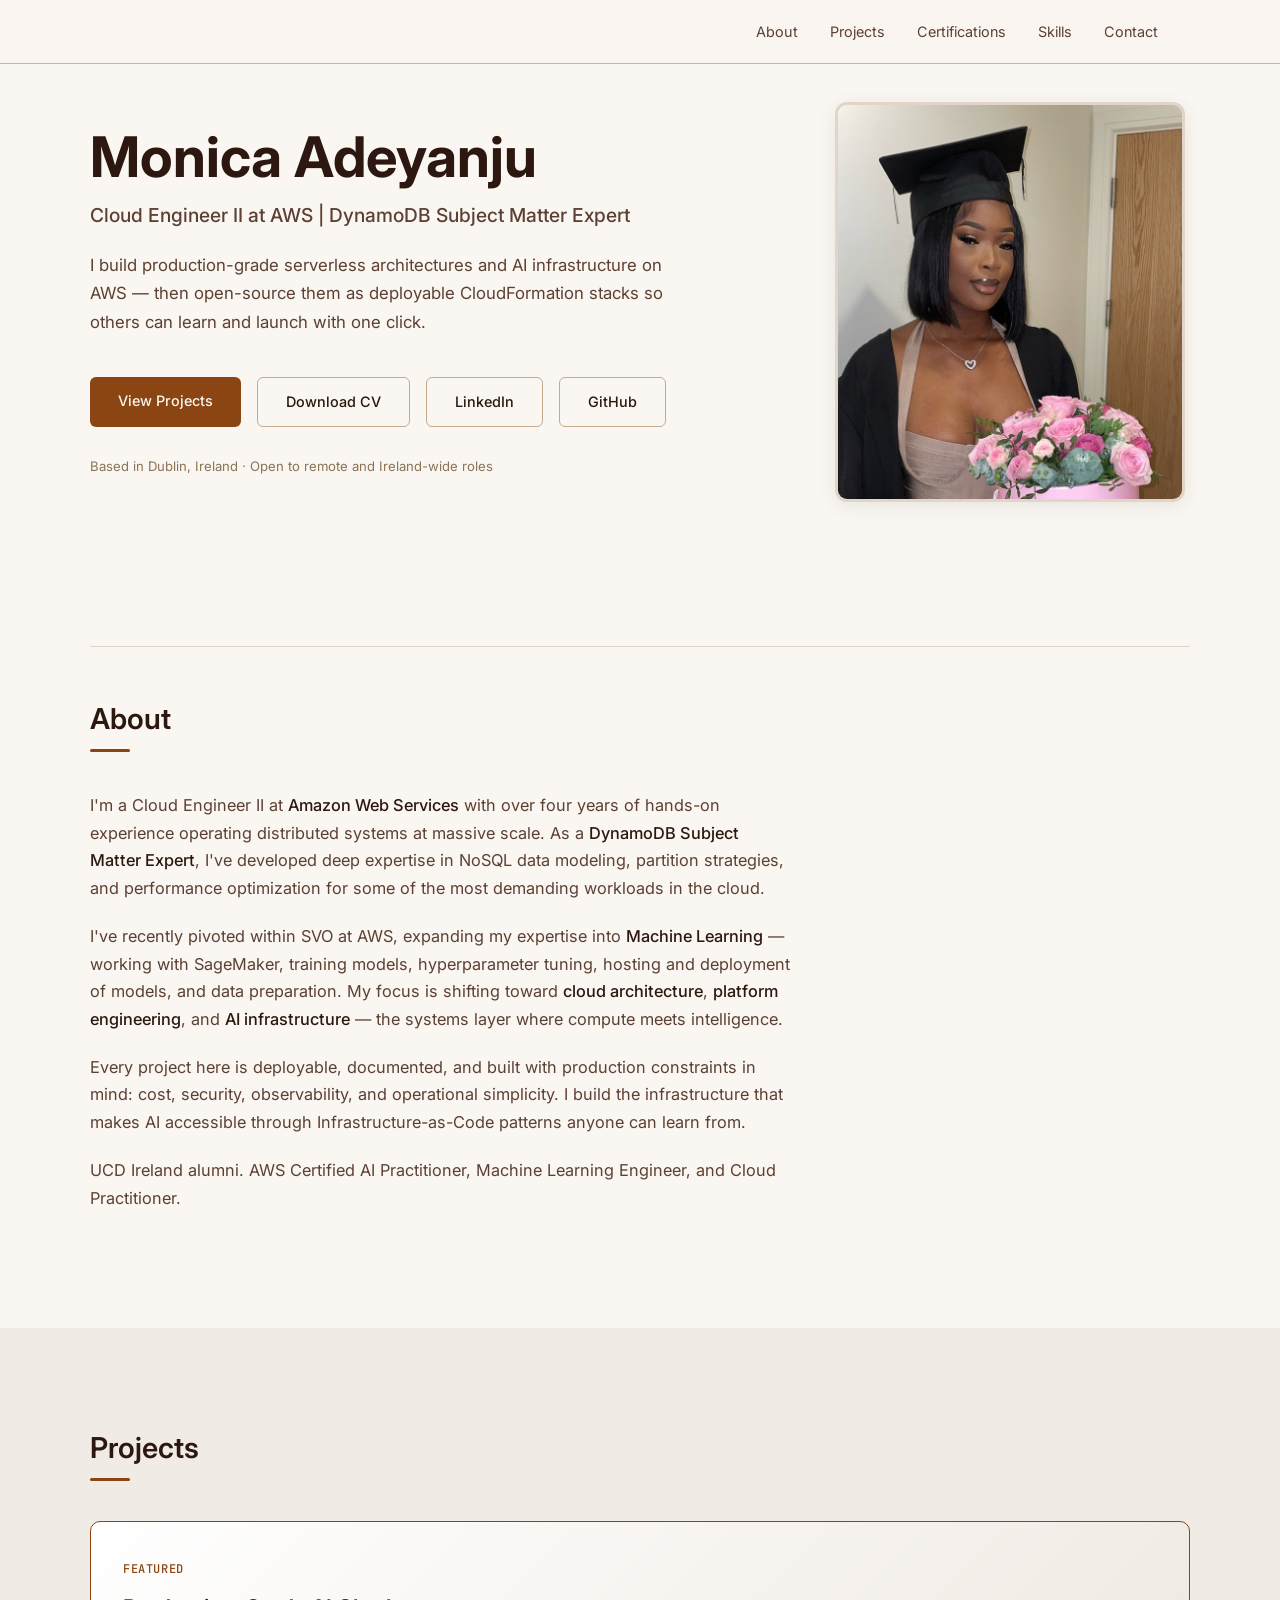
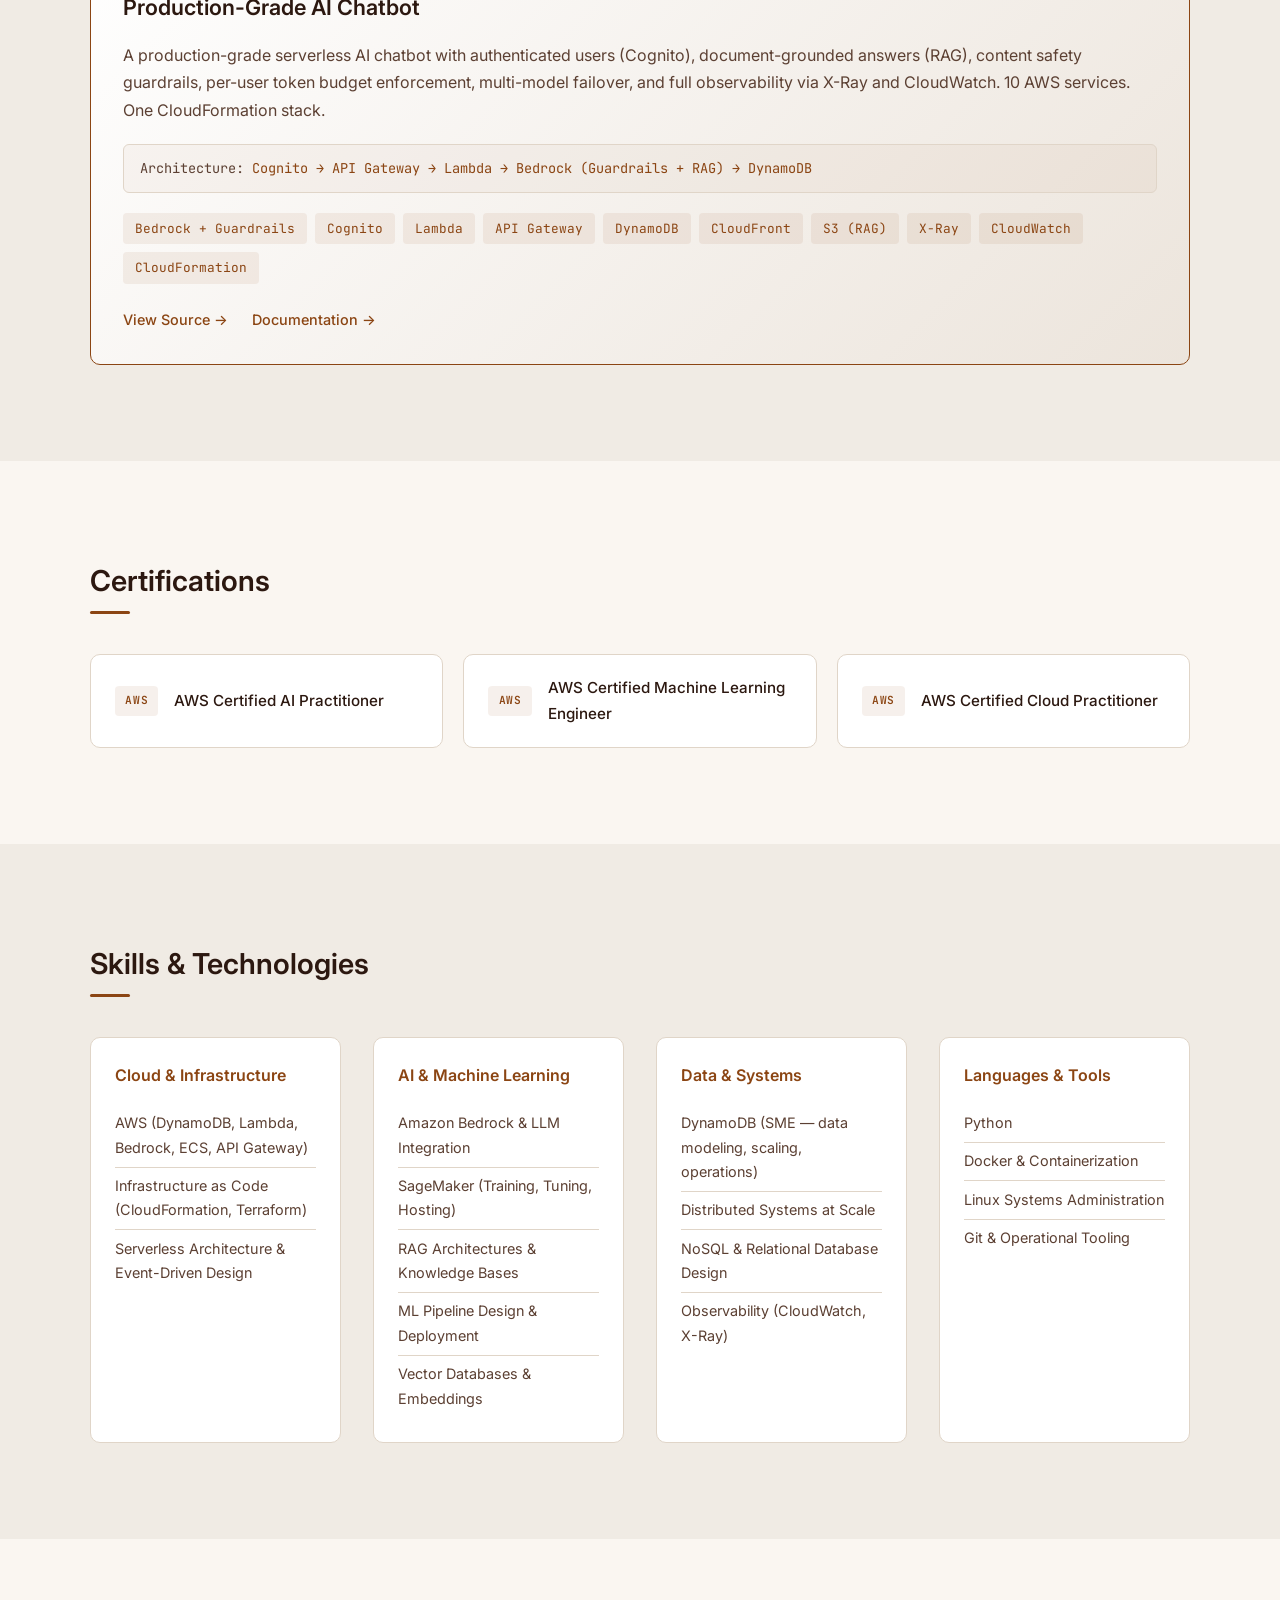
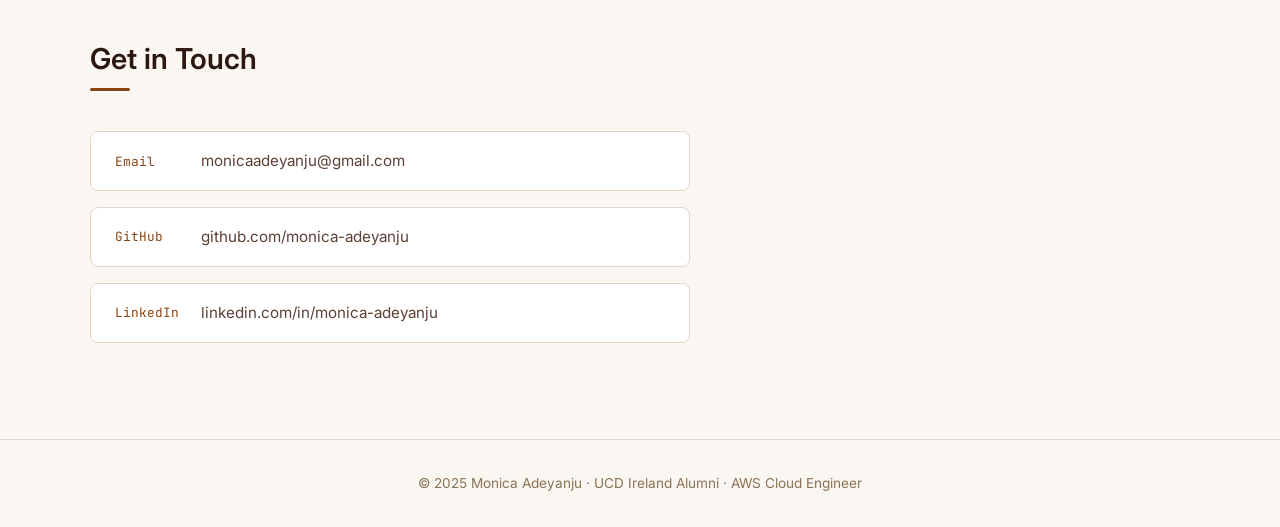
<file: index.html>
<!DOCTYPE html>
<html lang="en">
<head>
    <meta charset="UTF-8">
    <meta name="viewport" content="width=device-width, initial-scale=1.0">
    <title>Monica Adeyanju · Cloud Engineer II at AWS | DynamoDB Subject Matter Expert</title>
    <meta name="description" content="Cloud Engineer at AWS with 4+ years experience. DynamoDB Subject Matter Expert, AWS Certified AI Practitioner & ML Engineer. Building production-grade AI infrastructure and serverless systems.">
    
    <!-- Open Graph / LinkedIn / Social Sharing -->
    <meta property="og:type" content="website">
    <meta property="og:title" content="Monica Adeyanju · Cloud Engineer II at AWS">
    <meta property="og:description" content="DynamoDB Subject Matter Expert. 4+ years building production-grade serverless architectures and AI infrastructure on AWS.">
    <meta property="og:url" content="https://monica-adeyanju.github.io">
    <meta property="og:site_name" content="Monica Adeyanju">
    
    <!-- Twitter Card -->
    <meta name="twitter:card" content="summary">
    <meta name="twitter:title" content="Monica Adeyanju · Cloud Engineer II at AWS">
    <meta name="twitter:description" content="DynamoDB Subject Matter Expert. 4+ years building production-grade serverless architectures and AI infrastructure on AWS.">
    
    <!-- Favicon -->
    <link rel="icon" type="image/svg+xml" href="assets/favicon.svg">
    
    <link rel="stylesheet" href="assets/css/style.css">
    <link rel="preconnect" href="https://fonts.googleapis.com">
    <link rel="preconnect" href="https://fonts.gstatic.com" crossorigin>
    <link href="https://fonts.googleapis.com/css2?family=Inter:wght@300;400;500;600;700&family=JetBrains+Mono:wght@400;500&display=swap" rel="stylesheet">
</head>
<body>
    <!-- ─── Navigation ────────────────────────────────────────────────── -->
    <nav class="nav">
        <div class="nav-inner">
            <a href="#" class="nav-logo"></a>
            <ul class="nav-links">
                <li><a href="#about">About</a></li>
                <li><a href="#projects">Projects</a></li>
                <li><a href="#certifications">Certifications</a></li>
                <li><a href="#skills">Skills</a></li>
                <li><a href="#contact">Contact</a></li>
            </ul>
        </div>
    </nav>

    <!-- ─── Hero Section ──────────────────────────────────────────────── -->
    <header class="hero">
        <div class="hero-content hero-grid">
            <div class="hero-text">
                <h1 class="hero-name">Monica Adeyanju</h1>
                <h2 class="hero-title">Cloud Engineer II at AWS | DynamoDB Subject Matter Expert</h2>
                <p class="hero-description">
                    I build production-grade serverless architectures and AI infrastructure
                    on AWS — then open-source them as deployable CloudFormation stacks so
                    others can learn and launch with one click.
                </p>
                <div class="hero-cta">
                    <a href="#projects" class="btn btn-primary">View Projects</a>
                    <a href="assets/MonicaAdeyanju.docx" class="btn btn-secondary" download>Download CV</a>
                    <a href="https://www.linkedin.com/in/monica-adeyanju/" class="btn btn-secondary" target="_blank" rel="noopener">LinkedIn</a>
                    <a href="https://github.com/monica-adeyanju" class="btn btn-secondary" target="_blank" rel="noopener">GitHub</a>
                </div>
                <p class="hero-location">Based in Dublin, Ireland · Open to remote and Ireland-wide roles</p>
            </div>
            <div class="hero-image">
                <img src="assets/images/1671750467649.jpeg" alt="Monica Adeyanju" />
            </div>
        </div>
    </header>

    <!-- ─── About Section ─────────────────────────────────────────────── -->
    <section id="about" class="section">
        <hr class="section-divider">
        <div class="container">
            <h2 class="section-title">About</h2>
            <div class="about-content">
                    <p>
                        I'm a Cloud Engineer II at <strong>Amazon Web Services</strong> with over four years
                        of hands-on experience operating distributed systems at massive scale. As a
                        <strong>DynamoDB Subject Matter Expert</strong>, I've developed deep expertise in
                        NoSQL data modeling, partition strategies, and performance optimization for
                        some of the most demanding workloads in the cloud.
                    </p>
                    <p>
                        I've recently pivoted within SVO at AWS, expanding my expertise into
                        <strong>Machine Learning</strong> — working with SageMaker, training models,
                        hyperparameter tuning, hosting and deployment of models, and data preparation.
                        My focus is shifting toward <strong>cloud architecture</strong>, <strong>platform
                        engineering</strong>, and <strong>AI infrastructure</strong> — the systems layer
                        where compute meets intelligence.
                    </p>
                    <p>
                        Every project here is deployable, documented, and built with production constraints
                        in mind: cost, security, observability, and operational simplicity. I build the
                        infrastructure that makes AI accessible through Infrastructure-as-Code patterns
                        anyone can learn from.
                    </p>
                    <p>
                        UCD Ireland alumni. AWS Certified AI Practitioner, Machine Learning Engineer,
                        and Cloud Practitioner.
                    </p>
            </div>
        </div>
    </section>

    <!-- ─── Projects Section ──────────────────────────────────────────── -->
    <section id="projects" class="section section-alt">
        <div class="container">
            <h2 class="section-title">Projects</h2>
            <div class="projects-grid">

                <!-- Project: AI Chatbot -->
                <article class="project-card featured">
                    <div class="project-header">
                        <span class="project-label">Featured</span>
                        <h3 class="project-name">Production-Grade AI Chatbot</h3>
                    </div>
                    <p class="project-description">
                        A production-grade serverless AI chatbot with authenticated users (Cognito),
                        document-grounded answers (RAG), content safety guardrails, per-user token
                        budget enforcement, multi-model failover, and full observability via X-Ray
                        and CloudWatch. 10 AWS services. One CloudFormation stack.
                    </p>
                    <div class="project-architecture">
                        <span class="arch-label">Architecture:</span>
                        <span class="arch-flow">Cognito → API Gateway → Lambda → Bedrock (Guardrails + RAG) → DynamoDB</span>
                    </div>
                    <ul class="project-tech">
                        <li>Bedrock + Guardrails</li>
                        <li>Cognito</li>
                        <li>Lambda</li>
                        <li>API Gateway</li>
                        <li>DynamoDB</li>
                        <li>CloudFront</li>
                        <li>S3 (RAG)</li>
                        <li>X-Ray</li>
                        <li>CloudWatch</li>
                        <li>CloudFormation</li>
                    </ul>
                    <div class="project-links">
                        <a href="https://github.com/monica-adeyanju/monica-adeyanju.github.io/tree/main/projects/ai-chatbot" class="project-link" target="_blank" rel="noopener">
                            View Source →
                        </a>
                        <a href="https://github.com/monica-adeyanju/monica-adeyanju.github.io/blob/main/projects/ai-chatbot/README.md" class="project-link" target="_blank" rel="noopener">
                            Documentation →
                        </a>
                    </div>
                </article>

            </div>
        </div>
    </section>

    <!-- ─── Certifications Section ────────────────────────────────────── -->
    <section id="certifications" class="section">
        <div class="container">
            <h2 class="section-title">Certifications</h2>
            <div class="certs-grid">
                <div class="cert-card">
                    <span class="cert-badge">AWS</span>
                    <h3 class="cert-name">AWS Certified AI Practitioner</h3>
                </div>
                <div class="cert-card">
                    <span class="cert-badge">AWS</span>
                    <h3 class="cert-name">AWS Certified Machine Learning Engineer</h3>
                </div>
                <div class="cert-card">
                    <span class="cert-badge">AWS</span>
                    <h3 class="cert-name">AWS Certified Cloud Practitioner</h3>
                </div>
            </div>
        </div>
    </section>

    <!-- ─── Skills Section ────────────────────────────────────────────── -->
    <section id="skills" class="section section-alt">
        <div class="container">
            <h2 class="section-title">Skills & Technologies</h2>
            <div class="skills-grid">
                <div class="skill-group">
                    <h3 class="skill-group-title">Cloud & Infrastructure</h3>
                    <ul class="skill-list">
                        <li>AWS (DynamoDB, Lambda, Bedrock, ECS, API Gateway)</li>
                        <li>Infrastructure as Code (CloudFormation, Terraform)</li>
                        <li>Serverless Architecture & Event-Driven Design</li>
                    </ul>
                </div>
                <div class="skill-group">
                    <h3 class="skill-group-title">AI & Machine Learning</h3>
                    <ul class="skill-list">
                        <li>Amazon Bedrock & LLM Integration</li>
                        <li>SageMaker (Training, Tuning, Hosting)</li>
                        <li>RAG Architectures & Knowledge Bases</li>
                        <li>ML Pipeline Design & Deployment</li>
                        <li>Vector Databases & Embeddings</li>
                    </ul>
                </div>
                <div class="skill-group">
                    <h3 class="skill-group-title">Data & Systems</h3>
                    <ul class="skill-list">
                        <li>DynamoDB (SME — data modeling, scaling, operations)</li>
                        <li>Distributed Systems at Scale</li>
                        <li>NoSQL & Relational Database Design</li>
                        <li>Observability (CloudWatch, X-Ray)</li>
                    </ul>
                </div>
                <div class="skill-group">
                    <h3 class="skill-group-title">Languages & Tools</h3>
                    <ul class="skill-list">
                        <li>Python</li>
                        <li>Docker & Containerization</li>
                        <li>Linux Systems Administration</li>
                        <li>Git & Operational Tooling</li>
                    </ul>
                </div>
            </div>
        </div>
    </section>

    <!-- ─── Contact Section ───────────────────────────────────────────── -->
    <section id="contact" class="section">
        <div class="container">
            <h2 class="section-title">Get in Touch</h2>
            <div class="contact-content">
                <div class="contact-links">
                    <a href="mailto:monicaadeyanju@gmail.com" class="contact-link">
                        <span class="contact-label">Email</span>
                        <span class="contact-value">monicaadeyanju@gmail.com</span>
                    </a>
                    <a href="https://github.com/monica-adeyanju" class="contact-link" target="_blank" rel="noopener">
                        <span class="contact-label">GitHub</span>
                        <span class="contact-value">github.com/monica-adeyanju</span>
                    </a>
                    <a href="https://www.linkedin.com/in/monica-adeyanju/" class="contact-link" target="_blank" rel="noopener">
                        <span class="contact-label">LinkedIn</span>
                        <span class="contact-value">linkedin.com/in/monica-adeyanju</span>
                    </a>
                </div>
            </div>
        </div>
    </section>

    <!-- ─── Footer ────────────────────────────────────────────────────── -->
    <footer class="footer">
        <div class="container">
            <p>&copy; 2025 Monica Adeyanju · UCD Ireland Alumni · AWS Cloud Engineer</p>
        </div>
    </footer>

    <script src="assets/js/main.js"></script>
</body>
</html>
</file>
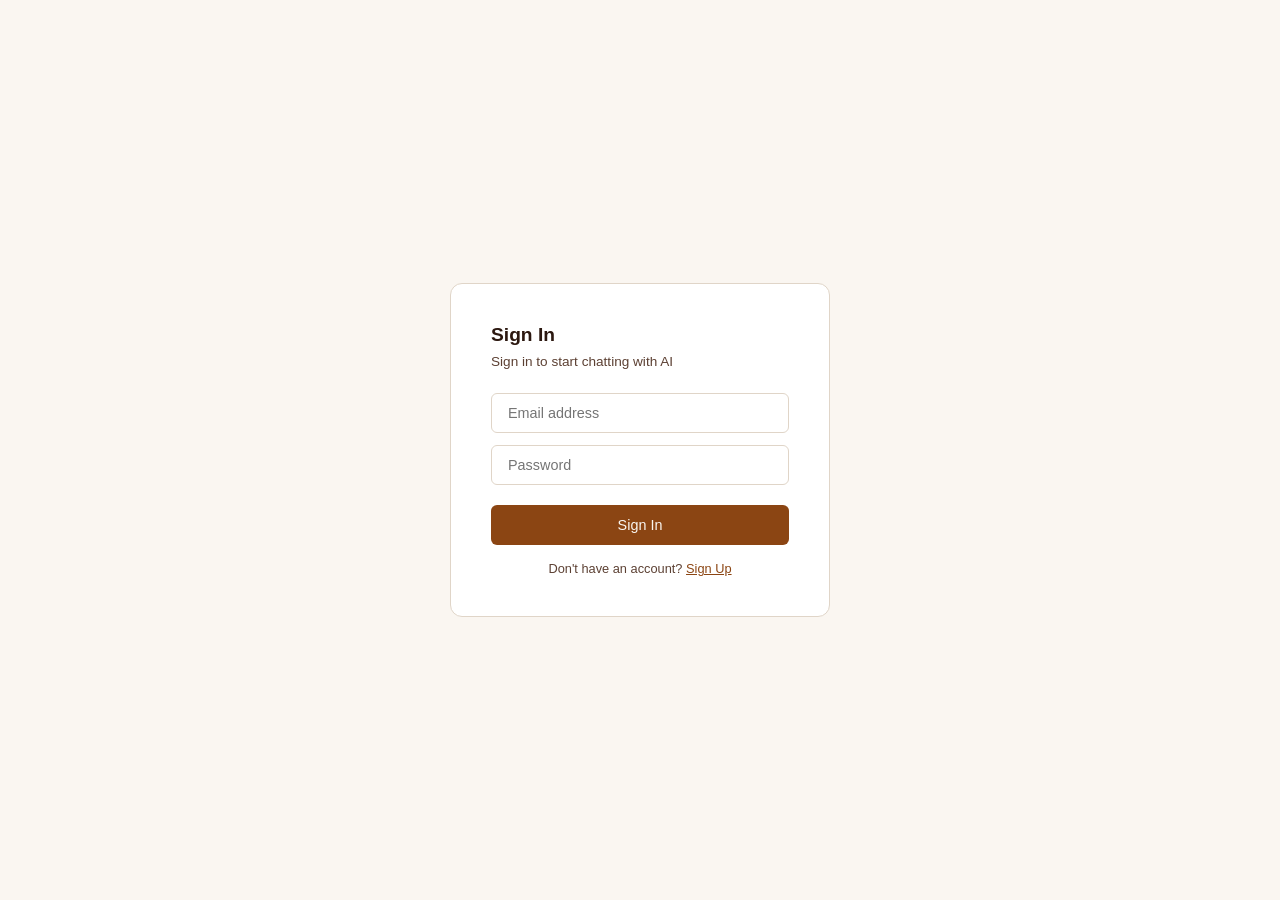
<file: projects/ai-chatbot/frontend/index.html>
<!DOCTYPE html>
<html lang="en">
<head>
<meta charset="UTF-8">
<meta name="viewport" content="width=device-width,initial-scale=1.0">
<title>AI Chatbot — Production Grade</title>
<style>
*{margin:0;padding:0;box-sizing:border-box}
body{font-family:-apple-system,BlinkMacSystemFont,'Segoe UI',sans-serif;background:#faf6f1;color:#2c1810;height:100vh;display:flex;flex-direction:column}
.header{background:#2c1810;color:#faf6f1;padding:.75rem 1.5rem;display:flex;align-items:center;justify-content:space-between}
.header h1{font-size:1rem;font-weight:600}
.header-right{display:flex;align-items:center;gap:1rem}
.header .user-info{font-size:.75rem;color:#c4aa8e}
.header .btn-sm{font-size:.7rem;padding:.3rem .6rem;background:#8b4513;color:#faf6f1;border:none;border-radius:4px;cursor:pointer}
.header .btn-sm:hover{background:#a0522d}

/* Auth Screen */
.auth-screen{flex:1;display:flex;align-items:center;justify-content:center;padding:2rem}
.auth-box{background:#fff;border:1px solid #e0d5c8;border-radius:12px;padding:2.5rem;width:100%;max-width:380px}
.auth-box h2{font-size:1.2rem;margin-bottom:.5rem;color:#2c1810}
.auth-box p{font-size:.85rem;color:#5c4033;margin-bottom:1.5rem}
.auth-box input{width:100%;padding:.7rem 1rem;border:1px solid #e0d5c8;border-radius:6px;font-size:.9rem;margin-bottom:.75rem;outline:none}
.auth-box input:focus{border-color:#8b4513}
.auth-box .btn{width:100%;padding:.75rem;background:#8b4513;color:#faf6f1;border:none;border-radius:6px;font-size:.9rem;font-weight:500;cursor:pointer;margin-top:.5rem}
.auth-box .btn:hover{background:#a0522d}
.auth-box .switch{text-align:center;margin-top:1rem;font-size:.8rem;color:#5c4033}
.auth-box .switch a{color:#8b4513;cursor:pointer;text-decoration:underline}
.auth-error{color:#991b1b;font-size:.8rem;margin-bottom:.75rem;display:none}

/* Chat Layout */
.app{flex:1;display:none;flex-direction:column}
.toolbar{padding:.5rem 1.5rem;background:#f0ebe4;border-bottom:1px solid #e0d5c8;display:flex;align-items:center;gap:1rem;font-size:.8rem}
.toolbar label{color:#5c4033}
.toolbar input[type=checkbox]{accent-color:#8b4513}
.usage-bar{margin-left:auto;display:flex;align-items:center;gap:.5rem}
.usage-bar .bar{width:80px;height:6px;background:#e0d5c8;border-radius:3px;overflow:hidden}
.usage-bar .bar-fill{height:100%;background:#8b4513;border-radius:3px;transition:width .3s}
.usage-bar span{font-size:.7rem;color:#8b7355}

.chat-container{flex:1;overflow-y:auto;padding:1.5rem;display:flex;flex-direction:column;gap:.75rem}
.message{max-width:75%;padding:.75rem 1rem;border-radius:12px;font-size:.88rem;line-height:1.6;word-wrap:break-word}
.message.user{align-self:flex-end;background:#8b4513;color:#faf6f1;border-bottom-right-radius:4px}
.message.assistant{align-self:flex-start;background:#fff;border:1px solid #e0d5c8;border-bottom-left-radius:4px}
.message.error{align-self:center;background:#fef2f2;border:1px solid #fca5a5;color:#991b1b;font-size:.8rem}
.message .meta{font-size:.65rem;color:#8b7355;margin-top:.4rem;display:flex;gap:.75rem}
.message.user .meta{color:#c4aa8e}

.typing{align-self:flex-start;padding:.75rem 1rem;background:#fff;border:1px solid #e0d5c8;border-radius:12px;display:none}
.typing span{display:inline-block;width:7px;height:7px;background:#c4aa8e;border-radius:50%;margin:0 2px;animation:b 1.4s infinite ease-in-out}
.typing span:nth-child(2){animation-delay:.2s}
.typing span:nth-child(3){animation-delay:.4s}
@keyframes b{0%,80%,100%{transform:scale(0)}40%{transform:scale(1)}}

.input-area{padding:.75rem 1.5rem;background:#fff;border-top:1px solid #e0d5c8;display:flex;gap:.5rem}
.input-area input{flex:1;padding:.7rem 1rem;border:1px solid #e0d5c8;border-radius:8px;font-size:.88rem;outline:none}
.input-area input:focus{border-color:#8b4513}
.input-area button{padding:.7rem 1.2rem;background:#8b4513;color:#faf6f1;border:none;border-radius:8px;font-size:.88rem;font-weight:500;cursor:pointer}
.input-area button:hover{background:#a0522d}
.input-area button:disabled{background:#c4aa8e;cursor:not-allowed}
.input-area .upload-btn{background:transparent;border:1px solid #e0d5c8;color:#5c4033;font-size:.8rem}
.input-area .upload-btn:hover{border-color:#8b4513;color:#8b4513}

/* Upload Modal */
.modal-overlay{display:none;position:fixed;inset:0;background:rgba(0,0,0,.4);z-index:100;align-items:center;justify-content:center}
.modal{background:#fff;border-radius:12px;padding:2rem;width:90%;max-width:400px}
.modal h3{margin-bottom:1rem;font-size:1rem}
.modal input[type=file]{margin-bottom:1rem;font-size:.85rem}
.modal .btn{padding:.6rem 1.2rem;background:#8b4513;color:#faf6f1;border:none;border-radius:6px;cursor:pointer;font-size:.85rem}
.modal .btn-cancel{background:transparent;color:#5c4033;border:1px solid #e0d5c8;margin-left:.5rem}
.modal .upload-status{font-size:.8rem;color:#5c4033;margin-top:.75rem}
</style>
</head>
<body>
<!-- Auth Screen -->
<div class="auth-screen" id="authScreen">
<div class="auth-box">
<h2 id="authTitle">Sign In</h2>
<p id="authSubtitle">Sign in to start chatting with AI</p>
<div class="auth-error" id="authError"></div>
<input type="email" id="authEmail" placeholder="Email address">
<input type="password" id="authPassword" placeholder="Password">
<input type="password" id="authConfirm" placeholder="Confirm password" style="display:none">
<button class="btn" id="authBtn" onclick="handleAuth()">Sign In</button>
<div class="switch" id="authSwitch">
Don't have an account? <a onclick="toggleAuthMode()">Sign Up</a>
</div>
</div>
</div>

<!-- Main App -->
<div class="app" id="app">
<div class="header">
<h1>AI Chatbot</h1>
<div class="header-right">
<span class="user-info" id="userInfo"></span>
<button class="btn-sm" onclick="signOut()">Sign Out</button>
</div>
</div>
<div class="toolbar">
<label><input type="checkbox" id="ragToggle"> Use RAG (uploaded docs)</label>
<button class="btn-sm" onclick="showUploadModal()">Upload Doc</button>
<div class="usage-bar">
<div class="bar"><div class="bar-fill" id="usageBar" style="width:0%"></div></div>
<span id="usageText">0%</span>
</div>
</div>
<div class="chat-container" id="chat"></div>
<div class="typing" id="typing"><span></span><span></span><span></span></div>
<div class="input-area">
<input type="text" id="msgInput" placeholder="Type your message..." autocomplete="off">
<button id="sendBtn" onclick="sendMessage()">Send</button>
</div>
</div>

<!-- Upload Modal -->
<div class="modal-overlay" id="uploadModal">
<div class="modal">
<h3>Upload Document for RAG</h3>
<p style="font-size:.8rem;color:#5c4033;margin-bottom:1rem">Upload .txt, .md, .csv, or .json files. The AI will use them to ground answers.</p>
<input type="file" id="fileInput" accept=".txt,.md,.csv,.json,.pdf">
<div>
<button class="btn" onclick="uploadFile()">Upload</button>
<button class="btn btn-cancel" onclick="hideUploadModal()">Cancel</button>
</div>
<div class="upload-status" id="uploadStatus"></div>
</div>
</div>

<script src="auth.js"></script>
<script src="chat.js"></script>
</body>
</html>
</file>
<file: assets/css/style.css>
/* ─── CSS Variables & Reset ───────────────────────────────────────────────── */
:root {
    --bg-primary: #faf6f1;
    --bg-secondary: #f0ebe4;
    --bg-card: #ffffff;
    --bg-card-hover: #fdfcfa;
    --text-primary: #2c1810;
    --text-secondary: #5c4033;
    --text-muted: #8b7355;
    --accent: #8b4513;
    --accent-hover: #a0522d;
    --accent-dim: rgba(139, 69, 19, 0.08);
    --border: #e0d5c8;
    --border-hover: #c4aa8e;
    --font-sans: 'Inter', -apple-system, BlinkMacSystemFont, sans-serif;
    --font-mono: 'JetBrains Mono', 'Fira Code', monospace;
    --max-width: 1100px;
    --nav-height: 64px;
}

*, *::before, *::after {
    margin: 0;
    padding: 0;
    box-sizing: border-box;
}

html {
    scroll-behavior: smooth;
    scroll-padding-top: var(--nav-height);
}

body {
    font-family: var(--font-sans);
    background-color: var(--bg-primary);
    color: var(--text-primary);
    line-height: 1.7;
    font-size: 16px;
    -webkit-font-smoothing: antialiased;
}

a {
    color: var(--accent);
    text-decoration: none;
    transition: color 0.2s ease;
}

a:hover {
    color: var(--accent-hover);
}

/* ─── Navigation ─────────────────────────────────────────────────────────── */
.nav {
    position: fixed;
    top: 0;
    left: 0;
    right: 0;
    height: var(--nav-height);
    background: rgba(250, 246, 241, 0.9);
    backdrop-filter: blur(12px);
    border-bottom: 1px solid var(--border);
    z-index: 1000;
}

.nav-inner {
    max-width: var(--max-width);
    margin: 0 auto;
    padding: 0 2rem;
    height: 100%;
    display: flex;
    align-items: center;
    justify-content: space-between;
}

.nav-logo {
    font-family: var(--font-mono);
    font-size: 0.95rem;
    font-weight: 500;
    color: var(--text-primary);
}

.nav-logo:hover {
    color: var(--accent);
}

.nav-links {
    list-style: none;
    display: flex;
    gap: 2rem;
}

.nav-links a {
    color: var(--text-secondary);
    font-size: 0.9rem;
    font-weight: 400;
    transition: color 0.2s ease;
}

.nav-links a:hover {
    color: var(--text-primary);
}

/* ─── Hero Section ───────────────────────────────────────────────────────── */
.hero {
    min-height: auto;
    display: flex;
    align-items: center;
    padding: 0 2rem;
    padding-top: calc(var(--nav-height) + 38px);
    padding-bottom: 3rem;
}

.hero-content {
    max-width: var(--max-width);
    margin: 0 auto;
    width: 100%;
}

.hero-grid {
    display: grid;
    grid-template-columns: 1fr 360px;
    gap: 3rem;
    align-items: center;
}

.hero-text {
    /* text stays left */
}

.hero-image {
    display: flex;
    justify-content: center;
}

.hero-image img {
    width: 350px;
    height: 400px;
    object-fit: cover;
    border-radius: 12px;
    border: 3px solid var(--border);
    box-shadow: 0 4px 20px rgba(0, 0, 0, 0.08);
}

.hero-name {
    font-size: clamp(2.5rem, 5vw, 3.5rem);
    font-weight: 700;
    color: var(--text-primary);
    line-height: 1.1;
    margin-bottom: 0.75rem;
}

.hero-title {
    font-size: clamp(1rem, 2vw, 1.2rem);
    font-weight: 500;
    color: var(--text-secondary);
    margin-bottom: 1.25rem;
    line-height: 1.6;
}

.hero-description {
    max-width: 600px;
    color: var(--text-secondary);
    font-size: 1.05rem;
    line-height: 1.7;
    margin-bottom: 2.5rem;
}

.hero-cta {
    display: flex;
    gap: 1rem;
    flex-wrap: wrap;
}

.hero-location {
    margin-top: 1.75rem;
    font-size: 0.82rem;
    color: var(--text-muted);
}

/* ─── Buttons ────────────────────────────────────────────────────────────── */
.btn {
    display: inline-block;
    padding: 0.75rem 1.75rem;
    border-radius: 6px;
    font-size: 0.9rem;
    font-weight: 500;
    transition: all 0.2s ease;
    cursor: pointer;
}

.btn-primary {
    background: var(--accent);
    color: var(--bg-primary);
}

.btn-primary:hover {
    background: var(--accent-hover);
    color: var(--bg-primary);
    transform: translateY(-1px);
}

.btn-secondary {
    border: 1px solid var(--border-hover);
    color: var(--text-primary);
    background: transparent;
}

.btn-secondary:hover {
    border-color: var(--accent);
    color: var(--accent);
    transform: translateY(-1px);
}

/* ─── Sections ───────────────────────────────────────────────────────────── */
.section {
    padding: 6rem 2rem;
}

.section-alt {
    background: var(--bg-secondary);
}

.container {
    max-width: var(--max-width);
    margin: 0 auto;
}

.section-title {
    font-size: 1.8rem;
    font-weight: 600;
    margin-bottom: 3rem;
    color: var(--text-primary);
    position: relative;
    display: inline-block;
}

.section-title::after {
    content: '';
    position: absolute;
    bottom: -8px;
    left: 0;
    width: 40px;
    height: 3px;
    background: var(--accent);
    border-radius: 2px;
}

/* ─── Section Divider ─────────────────────────────────────────────────────── */
.section-divider {
    border: none;
    height: 1px;
    background: var(--border);
    max-width: var(--max-width);
    margin: 0 auto 3rem auto;
}

/* ─── About Section ──────────────────────────────────────────────────────── */
.about-grid {
    display: grid;
    grid-template-columns: 1fr 300px;
    gap: 3rem;
    align-items: start;
}

.about-content {
    max-width: 700px;
}

.about-content p {
    color: var(--text-secondary);
    margin-bottom: 1.25rem;
    font-size: 1.02rem;
}

.about-content strong {
    color: var(--text-primary);
    font-weight: 500;
}

.about-image {
    display: flex;
    justify-content: center;
}

.about-image img {
    width: 280px;
    height: 320px;
    object-fit: cover;
    border-radius: 12px;
    border: 3px solid var(--border);
    box-shadow: 0 4px 20px rgba(0, 0, 0, 0.08);
}

/* ─── Projects Section ───────────────────────────────────────────────────── */
.projects-grid {
    display: grid;
    grid-template-columns: 1fr;
    gap: 1.5rem;
}

.project-card {
    background: var(--bg-card);
    border: 1px solid var(--border);
    border-radius: 10px;
    padding: 2rem;
    transition: all 0.25s ease;
}

.project-card:hover {
    background: var(--bg-card-hover);
    border-color: var(--border-hover);
    transform: translateY(-2px);
}

.project-card.featured {
    border-color: var(--accent);
    border-width: 1px;
    background: linear-gradient(135deg, var(--bg-card) 0%, rgba(139, 69, 19, 0.04) 100%);
}

.project-header {
    margin-bottom: 1rem;
}

.project-label {
    font-family: var(--font-mono);
    font-size: 0.75rem;
    text-transform: uppercase;
    letter-spacing: 0.05em;
    color: var(--accent);
    font-weight: 500;
}

.project-name {
    font-size: 1.35rem;
    font-weight: 600;
    color: var(--text-primary);
    margin-top: 0.5rem;
}

.project-description {
    color: var(--text-secondary);
    margin-bottom: 1.25rem;
    line-height: 1.7;
}

.project-architecture {
    font-family: var(--font-mono);
    font-size: 0.85rem;
    color: var(--text-muted);
    margin-bottom: 1.25rem;
    padding: 0.75rem 1rem;
    background: rgba(139, 69, 19, 0.04);
    border-radius: 6px;
    border: 1px solid var(--border);
}

.arch-label {
    color: var(--text-secondary);
}

.arch-flow {
    color: var(--accent);
}

.project-tech {
    list-style: none;
    display: flex;
    flex-wrap: wrap;
    gap: 0.5rem;
    margin-bottom: 1.5rem;
}

.project-tech li {
    font-size: 0.8rem;
    padding: 0.3rem 0.75rem;
    background: var(--accent-dim);
    color: var(--accent);
    border-radius: 4px;
    font-family: var(--font-mono);
}

.project-links {
    display: flex;
    gap: 1.5rem;
}

.project-link {
    font-size: 0.9rem;
    font-weight: 500;
}

/* ─── Certifications Section ─────────────────────────────────────────────── */
.certs-grid {
    display: grid;
    grid-template-columns: repeat(auto-fit, minmax(280px, 1fr));
    gap: 1.25rem;
}

.cert-card {
    display: flex;
    align-items: center;
    gap: 1rem;
    padding: 1.25rem 1.5rem;
    background: var(--bg-card);
    border: 1px solid var(--border);
    border-radius: 10px;
    transition: all 0.2s ease;
}

.cert-card:hover {
    border-color: var(--border-hover);
    background: var(--bg-card-hover);
}

.cert-badge {
    font-family: var(--font-mono);
    font-size: 0.7rem;
    font-weight: 600;
    text-transform: uppercase;
    letter-spacing: 0.05em;
    padding: 0.35rem 0.65rem;
    background: var(--accent-dim);
    color: var(--accent);
    border-radius: 4px;
    white-space: nowrap;
}

.cert-name {
    font-size: 0.95rem;
    font-weight: 500;
    color: var(--text-primary);
}

/* ─── Skills Section ─────────────────────────────────────────────────────── */
.skills-grid {
    display: grid;
    grid-template-columns: repeat(auto-fit, minmax(250px, 1fr));
    gap: 2rem;
}

.skill-group {
    padding: 1.5rem;
    background: var(--bg-card);
    border: 1px solid var(--border);
    border-radius: 10px;
}

.skill-group-title {
    font-size: 1rem;
    font-weight: 600;
    color: var(--accent);
    margin-bottom: 1rem;
}

.skill-list {
    list-style: none;
}

.skill-list li {
    color: var(--text-secondary);
    font-size: 0.9rem;
    padding: 0.4rem 0;
    border-bottom: 1px solid var(--border);
}

.skill-list li:last-child {
    border-bottom: none;
}

/* ─── Contact Section ────────────────────────────────────────────────────── */
.contact-content {
    max-width: 600px;
}

.contact-content > p {
    color: var(--text-secondary);
    font-size: 1.05rem;
    margin-bottom: 2rem;
}

.contact-links {
    display: flex;
    flex-direction: column;
    gap: 1rem;
}

.contact-link {
    display: flex;
    align-items: center;
    gap: 1rem;
    padding: 1rem 1.5rem;
    background: var(--bg-card);
    border: 1px solid var(--border);
    border-radius: 8px;
    transition: all 0.2s ease;
}

.contact-link:hover {
    border-color: var(--accent);
    background: var(--bg-card-hover);
}

.contact-label {
    font-family: var(--font-mono);
    font-size: 0.8rem;
    color: var(--accent);
    min-width: 70px;
}

.contact-value {
    color: var(--text-secondary);
    font-size: 0.95rem;
}

.contact-link:hover .contact-value {
    color: var(--text-primary);
}

/* ─── Footer ─────────────────────────────────────────────────────────────── */
.footer {
    padding: 2rem;
    text-align: center;
    border-top: 1px solid var(--border);
}

.footer p {
    color: var(--text-muted);
    font-size: 0.85rem;
}

/* ─── Responsive ─────────────────────────────────────────────────────────── */
@media (max-width: 768px) {
    .nav-links {
        gap: 1.25rem;
    }

    .nav-links a {
        font-size: 0.82rem;
    }

    .hero {
        min-height: auto;
        padding-top: calc(var(--nav-height) + 4rem);
        padding-bottom: 4rem;
    }

    .hero-grid {
        grid-template-columns: 1fr;
    }

    .hero-image {
        order: -1;
    }

    .section {
        padding: 4rem 1.5rem;
    }

    .about-grid {
        grid-template-columns: 1fr;
    }

    .about-image {
        order: -1;
    }

    .skills-grid {
        grid-template-columns: 1fr;
    }

    .project-links {
        flex-direction: column;
        gap: 0.75rem;
    }
}

@media (max-width: 480px) {
    .nav-links {
        gap: 0.75rem;
    }

    .hero-cta {
        flex-direction: column;
    }

    .btn {
        text-align: center;
    }

    .contact-link {
        flex-direction: column;
        align-items: flex-start;
        gap: 0.25rem;
    }
}
</file>
